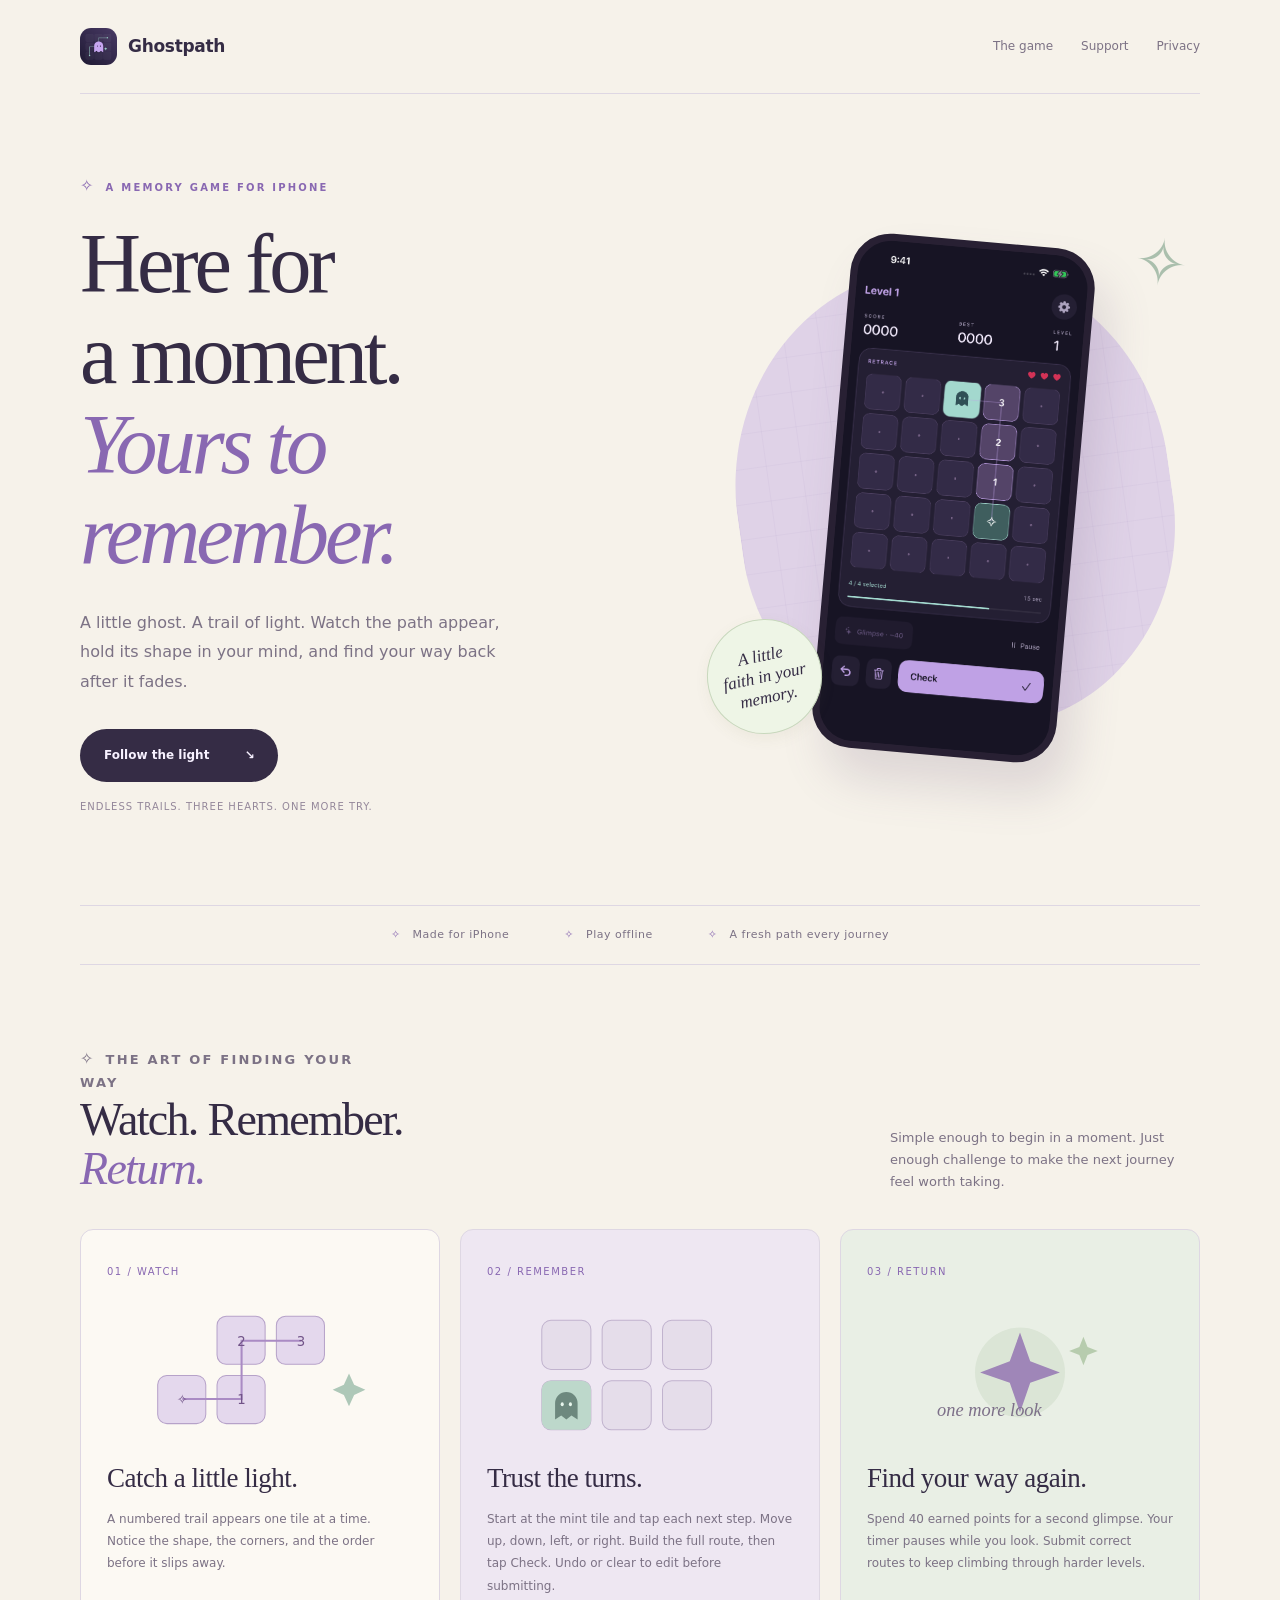
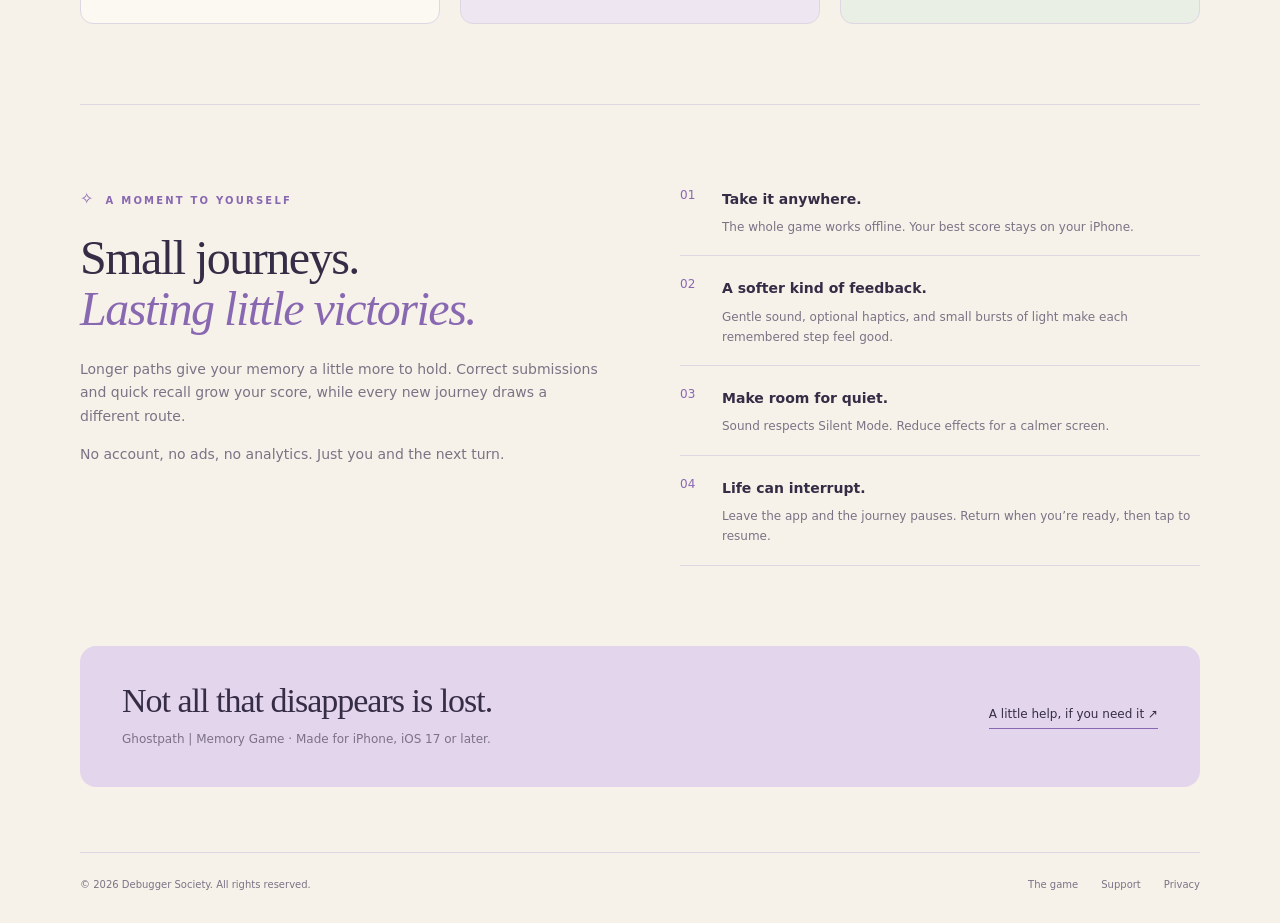
<file: index.html>
<!doctype html><html lang="en"><head><meta charset="utf-8"><meta name="viewport" content="width=device-width,initial-scale=1"><meta name="theme-color" content="#f6f2ea"><title>Ghostpath | Memory Game — A little light to remember</title><meta name="description" content="Watch a path light up, remember the turns, and find your way back. Ghostpath is a thoughtful memory game made for iPhone."><meta property="og:title" content="Ghostpath | Memory Game"><meta property="og:description" content="Endless trails. Three hearts. A little light to remember. Made for iPhone."><meta property="og:type" content="website"><link rel="icon" href="assets/app-icon.png"><link rel="apple-touch-icon" href="assets/app-icon.png"><link rel="stylesheet" href="assets/styles.css"></head><body>
<a class="skip" href="#main">Skip to content</a><header class="header wrap"><a class="brand" href="index.html"><img src="assets/app-icon.png" alt="" width="37" height="37">Ghostpath</a><nav class="nav" aria-label="Main navigation"><a class="how-link" href="#how-to-play">The game</a><a href="support.html">Support</a><a href="privacy.html">Privacy</a></nav></header>
<main id="main" class="wrap"><section class="hero"><div><p class="eyebrow">A memory game for iPhone</p><h1>Here for<br>a moment.<br><em>Yours to<br>remember.</em></h1><p class="lede">A little ghost. A trail of light. Watch the path appear, hold its shape in your mind, and find your way back after it fades.</p><a class="button" href="#how-to-play">Follow the light <span aria-hidden="true">↘</span></a><p class="hero-note">ENDLESS TRAILS. THREE HEARTS. ONE MORE TRY.</p></div><div class="phone-stage"><span class="float-star" aria-hidden="true">✧</span><div class="phone"><img src="assets/gameplay.png" width="1206" height="2622" fetchpriority="high" alt="The native Ghostpath iPhone game with a complete selected route and Check button, plus Undo, Clear, and Glimpse controls."></div><div class="sticker" aria-hidden="true">A little<br>faith in your<br>memory.</div></div></section>
<div class="ribbon"><span>Made for iPhone</span><span>Play offline</span><span>A fresh path every journey</span></div>
<section class="section" id="how-to-play"><div class="section-head"><div><p class="eyebrow">The art of finding your way</p><h2>Watch. Remember.<br><em>Return.</em></h2></div><p>Simple enough to begin in a moment. Just enough challenge to make the next journey feel worth taking.</p></div><div class="cards">
<article class="card"><span class="card-num">01 / WATCH</span><svg viewBox="0 0 250 130" aria-hidden="true"><g fill="#e4d8ed" stroke="#b6a2c9"><rect x="25" y="67" width="47" height="47" rx="9"/><rect x="83" y="67" width="47" height="47" rx="9"/><rect x="83" y="9" width="47" height="47" rx="9"/><rect x="141" y="9" width="47" height="47" rx="9"/></g><path d="M49 90h58V33h58" fill="none" stroke="#aa8bc4" stroke-width="2"/><g fill="#715388" font-family="system-ui" font-size="13" text-anchor="middle"><text x="49" y="95">✧</text><text x="107" y="95">1</text><text x="107" y="38">2</text><text x="165" y="38">3</text></g><path d="m212 65 5 11 11 5-11 5-5 11-5-11-11-5 11-5Z" fill="#aec8b8"/></svg><h3>Catch a little light.</h3><p>A numbered trail appears one tile at a time. Notice the shape, the corners, and the order before it slips away.</p></article>
<article class="card"><span class="card-num">02 / REMEMBER</span><svg viewBox="0 0 250 130" aria-hidden="true"><g fill="#e5ddea" stroke="#c1b3ce"><rect x="29" y="13" width="48" height="48" rx="9"/><rect x="88" y="13" width="48" height="48" rx="9"/><rect x="147" y="13" width="48" height="48" rx="9"/><rect x="29" y="72" width="48" height="48" rx="9"/><rect x="88" y="72" width="48" height="48" rx="9"/><rect x="147" y="72" width="48" height="48" rx="9"/></g><rect x="29" y="72" width="48" height="48" rx="9" fill="#bdd8cb"/><path d="M42 110V94a11 11 0 0 1 22 0v16l-6-4-5 4-5-4-6 4Z" fill="#6d887e"/><g fill="#e8f6ed"><ellipse cx="49" cy="95" rx="1.5" ry="2"/><ellipse cx="57" cy="95" rx="1.5" ry="2"/></g></svg><h3>Trust the turns.</h3><p>Start at the mint tile and tap each next step. Move up, down, left, or right. Build the full route, then tap Check. Undo or clear to edit before submitting.</p></article>
<article class="card"><span class="card-num">03 / RETURN</span><svg viewBox="0 0 250 130" aria-hidden="true"><circle cx="125" cy="64" r="44" fill="#dbe5d6"/><path d="m125 25 10 28 29 11-29 10-10 29-10-29-29-10 29-11Z" fill="#9f86b8"/><path d="m187 29 4 10 10 4-10 4-4 10-4-10-10-4 10-4Z" fill="#b7ccae"/><text x="44" y="107" fill="#7d7089" font-family="Georgia" font-style="italic" font-size="18">one more look</text></svg><h3>Find your way again.</h3><p>Spend 40 earned points for a second glimpse. Your timer pauses while you look. Submit correct routes to keep climbing through harder levels.</p></article>
</div></section>
<section class="section quiet"><div><p class="eyebrow">A moment to yourself</p><h2>Small journeys.<br><em>Lasting little victories.</em></h2><p>Longer paths give your memory a little more to hold. Correct submissions and quick recall grow your score, while every new journey draws a different route.</p><p>No account, no ads, no analytics. Just you and the next turn.</p></div><ul class="features"><li><span>01</span><div><strong>Take it anywhere.</strong><p>The whole game works offline. Your best score stays on your iPhone.</p></div></li><li><span>02</span><div><strong>A softer kind of feedback.</strong><p>Gentle sound, optional haptics, and small bursts of light make each remembered step feel good.</p></div></li><li><span>03</span><div><strong>Make room for quiet.</strong><p>Sound respects Silent Mode. Reduce effects for a calmer screen.</p></div></li><li><span>04</span><div><strong>Life can interrupt.</strong><p>Leave the app and the journey pauses. Return when you’re ready, then tap to resume.</p></div></li></ul></section>
<aside class="closing"><div><h2>Not all that disappears is lost.</h2><p>Ghostpath | Memory Game · Made for iPhone, iOS 17 or later.</p></div><a href="support.html">A little help, if you need it ↗</a></aside></main>
<footer class="footer wrap"><span>© 2026 Debugger Society. All rights reserved.</span><div><a href="index.html" aria-current="page">The game</a><a href="support.html">Support</a><a href="privacy.html">Privacy</a></div></footer></body></html>
</file>
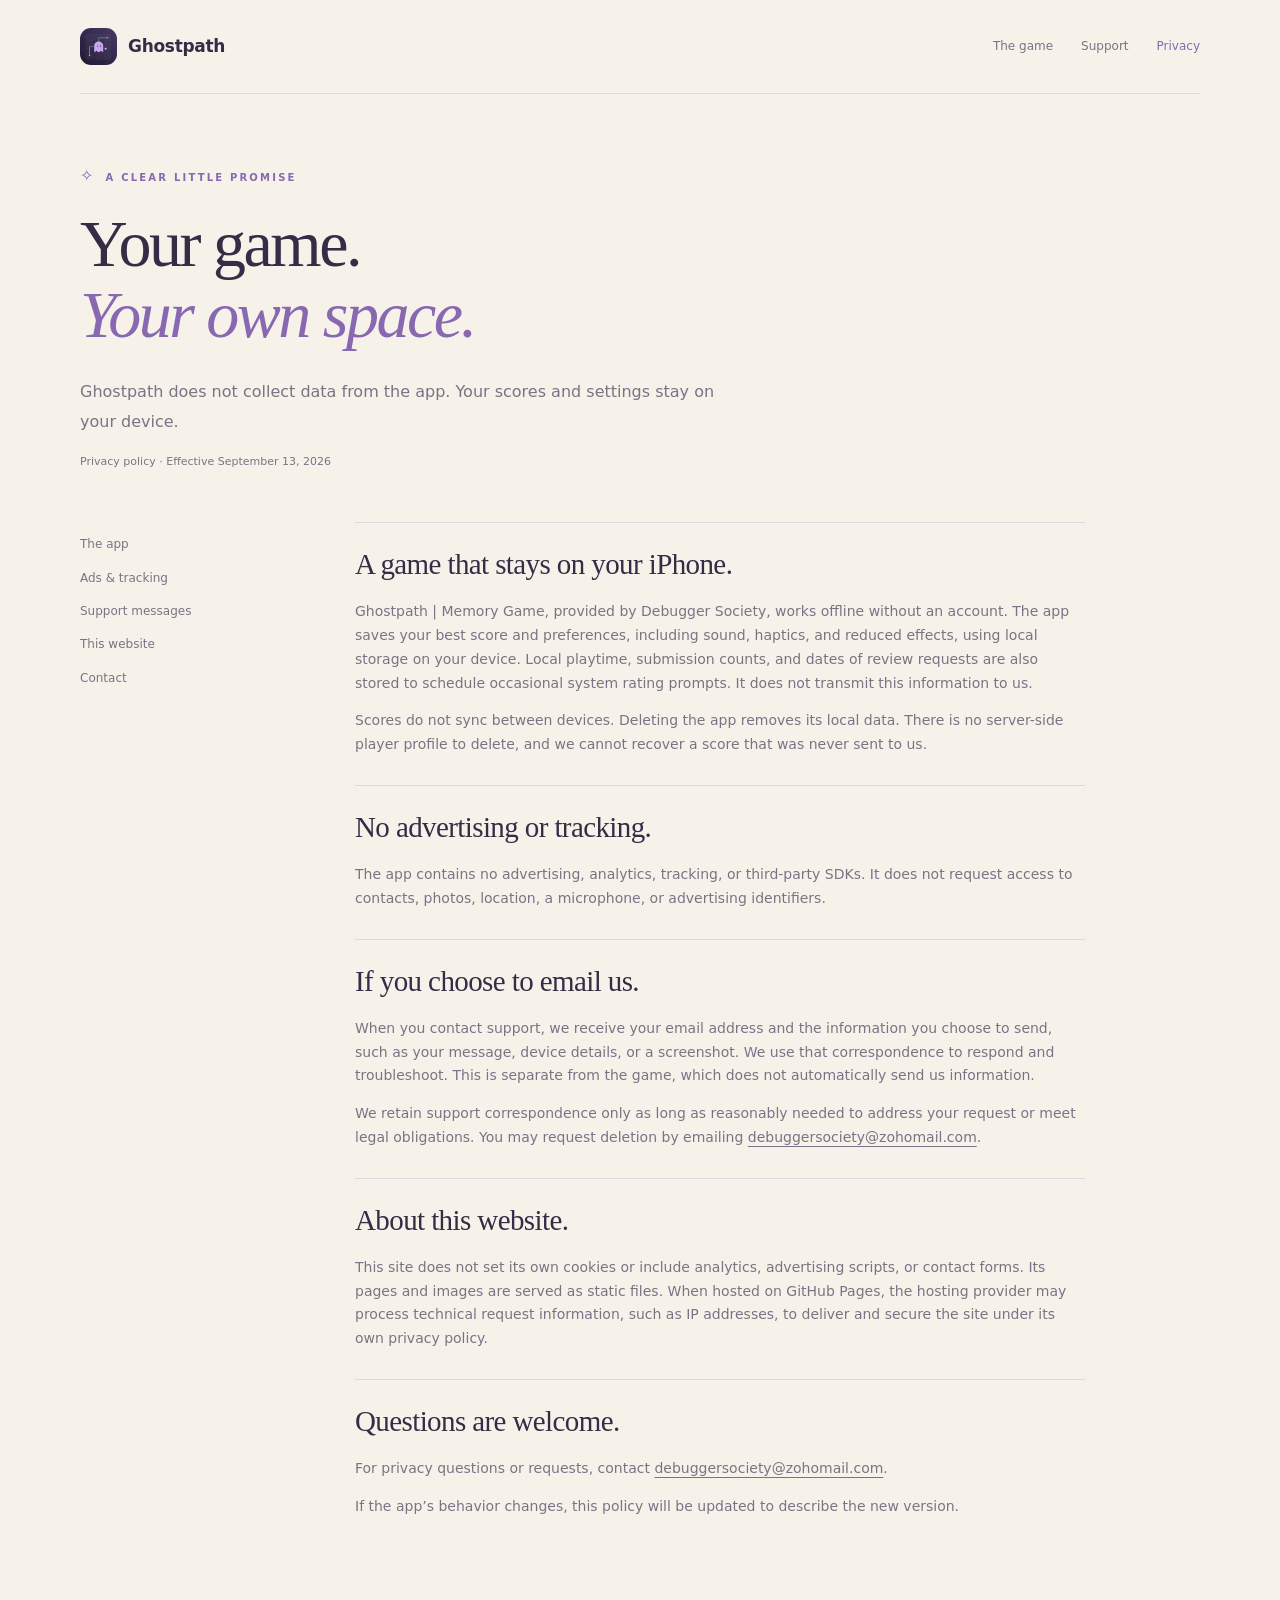
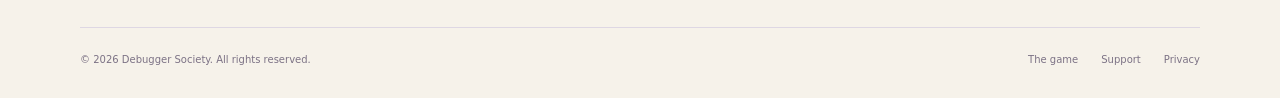
<file: privacy.html>
<!doctype html><html lang="en"><head><meta charset="utf-8"><meta name="viewport" content="width=device-width,initial-scale=1"><meta name="theme-color" content="#f6f2ea"><title>Privacy policy — Ghostpath</title><meta name="description" content="How Ghostpath handles locally saved scores, settings, support emails, and website privacy."><link rel="icon" href="assets/app-icon.png"><link rel="stylesheet" href="assets/styles.css"></head><body><a class="skip" href="#main">Skip to content</a><header class="header wrap"><a class="brand" href="index.html"><img src="assets/app-icon.png" alt="" width="37" height="37">Ghostpath</a><nav class="nav" aria-label="Main navigation"><a class="how-link" href="index.html#how-to-play">The game</a><a href="support.html">Support</a><a href="privacy.html" aria-current="page">Privacy</a></nav></header><main id="main" class="wrap"><div class="doc-head"><p class="eyebrow">A clear little promise</p><h1>Your game.<br><em>Your own space.</em></h1><p class="lede">Ghostpath does not collect data from the app. Your scores and settings stay on your device.</p><p class="date">Privacy policy · Effective September 13, 2026</p></div><div class="doc-layout"><nav class="doc-nav" aria-label="Policy sections"><a href="#app">The app</a><a href="#ads">Ads & tracking</a><a href="#support">Support messages</a><a href="#website">This website</a><a href="#contact">Contact</a></nav><div class="doc-content"><section id="app"><h2>A game that stays on your iPhone.</h2><p>Ghostpath | Memory Game, provided by Debugger Society, works offline without an account. The app saves your best score and preferences, including sound, haptics, and reduced effects, using local storage on your device. Local playtime, submission counts, and dates of review requests are also stored to schedule occasional system rating prompts. It does not transmit this information to us.</p><p>Scores do not sync between devices. Deleting the app removes its local data. There is no server-side player profile to delete, and we cannot recover a score that was never sent to us.</p></section><section id="ads"><h2>No advertising or tracking.</h2><p>The app contains no advertising, analytics, tracking, or third-party SDKs. It does not request access to contacts, photos, location, a microphone, or advertising identifiers.</p></section><section id="support"><h2>If you choose to email us.</h2><p>When you contact support, we receive your email address and the information you choose to send, such as your message, device details, or a screenshot. We use that correspondence to respond and troubleshoot. This is separate from the game, which does not automatically send us information.</p><p>We retain support correspondence only as long as reasonably needed to address your request or meet legal obligations. You may request deletion by emailing <a href="mailto:debuggersociety@zohomail.com">debuggersociety@zohomail.com</a>.</p></section><section id="website"><h2>About this website.</h2><p>This site does not set its own cookies or include analytics, advertising scripts, or contact forms. Its pages and images are served as static files. When hosted on GitHub Pages, the hosting provider may process technical request information, such as IP addresses, to deliver and secure the site under its own privacy policy.</p></section><section id="contact"><h2>Questions are welcome.</h2><p>For privacy questions or requests, contact <a href="mailto:debuggersociety@zohomail.com">debuggersociety@zohomail.com</a>.</p><p>If the app’s behavior changes, this policy will be updated to describe the new version.</p></section></div></div></main><footer class="footer wrap"><span>© 2026 Debugger Society. All rights reserved.</span><div><a href="index.html">The game</a><a href="support.html">Support</a><a href="privacy.html" aria-current="page">Privacy</a></div></footer></body></html>
</file>
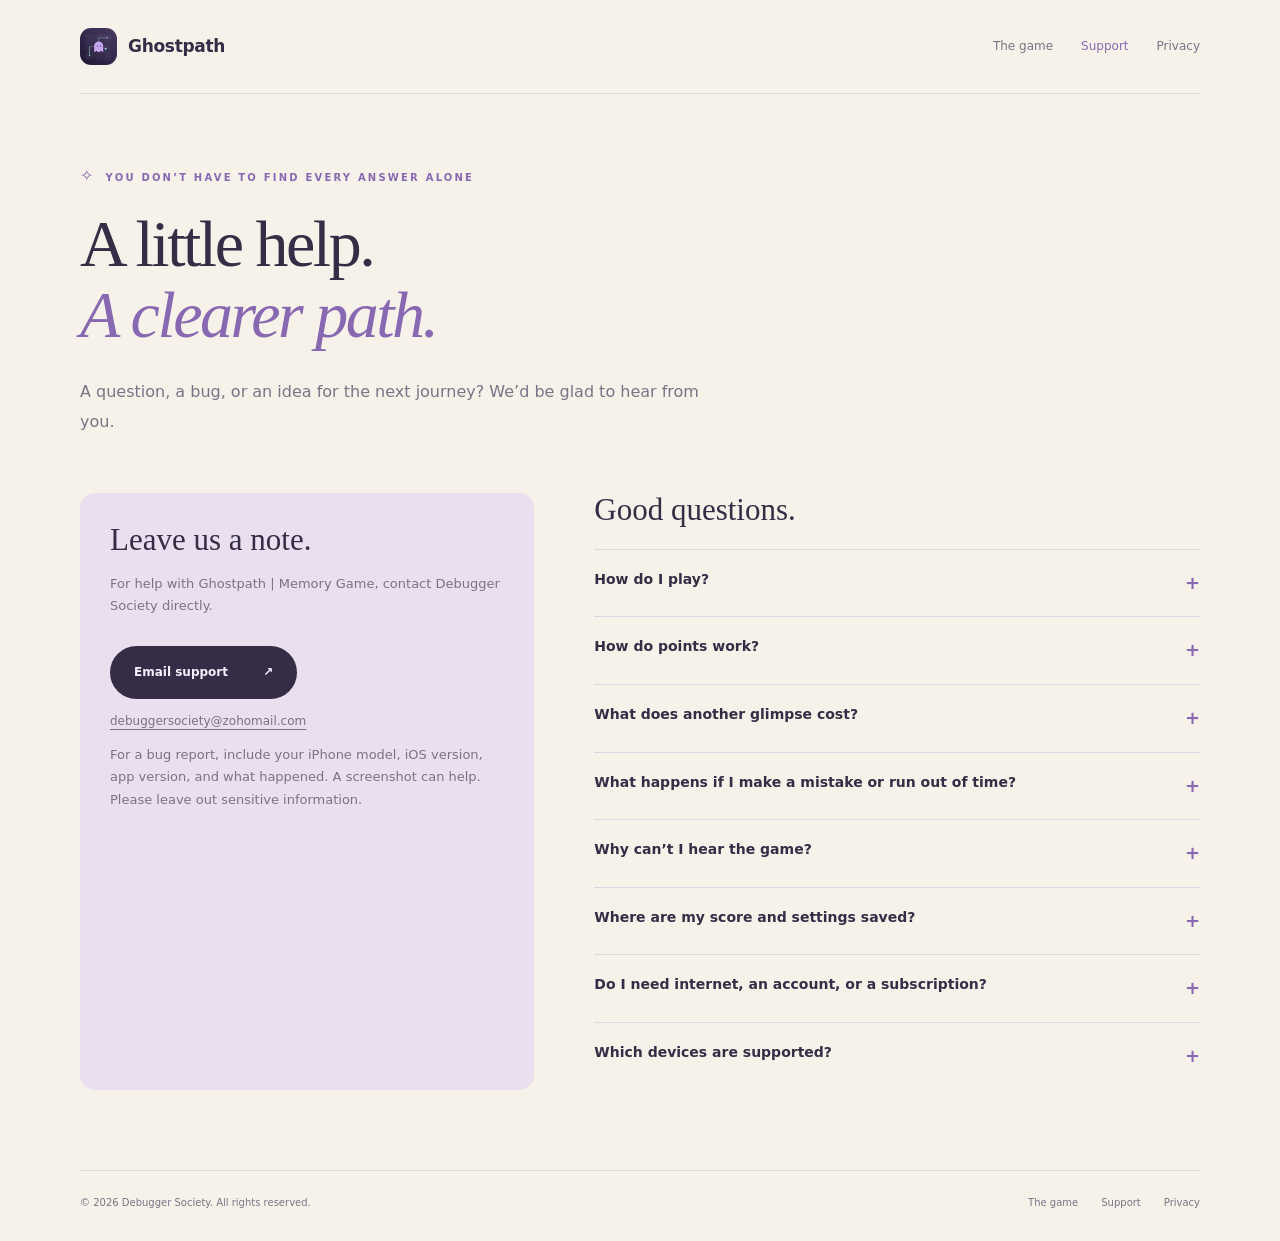
<file: support.html>
<!doctype html><html lang="en"><head><meta charset="utf-8"><meta name="viewport" content="width=device-width,initial-scale=1"><meta name="theme-color" content="#f6f2ea"><title>Support & how to play — Ghostpath</title><meta name="description" content="Get help with Ghostpath for iPhone. Learn the rules, understand scoring and glimpses, and contact Debugger Society."><link rel="icon" href="assets/app-icon.png"><link rel="stylesheet" href="assets/styles.css"></head><body><a class="skip" href="#main">Skip to content</a><header class="header wrap"><a class="brand" href="index.html"><img src="assets/app-icon.png" alt="" width="37" height="37">Ghostpath</a><nav class="nav" aria-label="Main navigation"><a class="how-link" href="index.html#how-to-play">The game</a><a href="support.html" aria-current="page">Support</a><a href="privacy.html">Privacy</a></nav></header><main id="main" class="wrap"><div class="doc-head"><p class="eyebrow">You don’t have to find every answer alone</p><h1>A little help.<br><em>A clearer path.</em></h1><p class="lede">A question, a bug, or an idea for the next journey? We’d be glad to hear from you.</p></div><div class="support-layout"><aside class="contact-card"><h2>Leave us a note.</h2><p>For help with Ghostpath | Memory Game, contact Debugger Society directly.</p><a class="button" href="mailto:debuggersociety@zohomail.com?subject=Ghostpath%20support">Email support <span aria-hidden="true">↗</span></a><p class="email"><a href="mailto:debuggersociety@zohomail.com">debuggersociety@zohomail.com</a></p><p>For a bug report, include your iPhone model, iOS version, app version, and what happened. A screenshot can help. Please leave out sensitive information.</p></aside><section class="faq" aria-labelledby="faq-title"><h2 id="faq-title">Good questions.</h2>
<details><summary>How do I play?</summary><p>Tap Play. Watch the numbered route appear, then retrace it from the mint starting tile. Select the whole route in order, then tap Check. Moves go up, down, left, or right without revisiting a tile. Undo and Clear let you edit before submission. Levels continue until you lose three hearts; paths grow to 21 moves and reveals get faster.</p></details>
<details><summary>How do points work?</summary><p>Only a completely correct submitted route earns points: 10 per move. Finishing a level adds 60 points plus 2 points per whole second remaining. A trail with no mistakes or glimpses earns another 40 points. Consecutive clean trails add 15, 30, then up to 45 points. There is no final level or completion bonus.</p></details>
<details><summary>What does another glimpse cost?</summary><p>A glimpse costs 40 points you have already earned. It reveals the full route for 2.2 seconds while your recall timer pauses. Your unsubmitted answer is preserved afterward. Using a glimpse breaks your clean-trail streak. The button is unavailable when you have fewer than 40 points.</p></details>
<details><summary>What happens if I make a mistake or run out of time?</summary><p>Selecting a tile never tells you whether it is correct and never removes a heart. A wrong complete submission costs one heart. Running out of time also costs a heart. If hearts remain, the correct route appears briefly before a fresh path starts at the same level. Three lost hearts end the journey.</p></details>
<details><summary>Why can’t I hear the game?</summary><p>Check Sound in the app’s settings, your iPhone’s media volume, and Silent Mode. Ghostpath respects Silent Mode and pauses for audio interruptions. Haptics are optional and depend on supported hardware.</p></details>
<details><summary>Where are my score and settings saved?</summary><p>They are stored locally on your iPhone and remain when you close and reopen the app. They do not sync between devices. Deleting the app removes its local data. An unfinished journey starts over if the app is fully closed; simply switching away pauses it.</p></details>
<details><summary>Do I need internet, an account, or a subscription?</summary><p>No. The game works offline, has no sign-in, no ads, and no in-app purchases or subscriptions. Emailing support uses your mail app and an internet connection.</p></details>
<details><summary>Which devices are supported?</summary><p>Ghostpath is made for iPhone and requires iOS 17 or later.</p></details></section></div></main><footer class="footer wrap"><span>© 2026 Debugger Society. All rights reserved.</span><div><a href="index.html">The game</a><a href="support.html" aria-current="page">Support</a><a href="privacy.html">Privacy</a></div></footer></body></html>
</file>
<file: assets/styles.css>
:root{--paper:#f6f2ea;--ink:#352c45;--muted:#7c7285;--purple:#8968b2;--lavender:#ded0ee;--line:#ded7e3;--mint:#c4ded2}*{box-sizing:border-box}html{scroll-behavior:smooth;scroll-padding-top:30px}body{margin:0;color:var(--ink);background:var(--paper);font:16px/1.7 system-ui,-apple-system,BlinkMacSystemFont,"Segoe UI",sans-serif}a{color:inherit;text-decoration:none}a:focus-visible,summary:focus-visible{outline:3px solid var(--purple);outline-offset:5px}button{font:inherit}.wrap{width:min(1120px,calc(100% - 80px));margin:auto}.skip{position:absolute;left:20px;top:-100px;background:var(--ink);color:white;padding:10px;z-index:10}.skip:focus{top:10px}.header{display:flex;align-items:center;justify-content:space-between;padding:28px 0;border-bottom:1px solid var(--line)}.brand{display:flex;align-items:center;gap:11px;font-weight:650;font-size:17px;letter-spacing:-.3px}.brand img{width:37px;height:37px;border-radius:11px}.nav{display:flex;gap:28px;font-size:12px;color:var(--muted)}.nav a:hover,.nav a[aria-current=page]{color:var(--purple)}.hero{display:grid;grid-template-columns:1.15fr 1fr;gap:60px;align-items:center;padding:78px 0 80px}.eyebrow{text-transform:uppercase;letter-spacing:2.2px;font-size:10px;font-weight:600;color:var(--purple);margin:0 0 20px}.eyebrow:before{content:'✧';font-size:16px;margin-right:10px}h1,h2,h3{font-family:Georgia,"Times New Roman",serif;font-weight:normal;line-height:1.07}h1{font-size:clamp(56px,6.6vw,87px);letter-spacing:-4px;margin:0 0 27px}h1 em,h2 em{font-weight:normal;color:var(--purple)}.lede{font-size:16px;color:var(--muted);line-height:1.85;max-width:430px}.button{display:inline-flex;align-items:center;justify-content:space-between;gap:35px;min-height:53px;border-radius:30px;padding:12px 24px;background:var(--ink);color:#f7f1ff;font-size:12px;font-weight:550;margin:16px 0 0;transition:transform .2s,background .2s}.button:hover{transform:translateY(-2px);background:#614f77}.hero-note{font-size:10px;letter-spacing:1px;color:#94879a;margin-top:16px}.phone-stage{position:relative;display:grid;place-items:center;padding:33px 0}.phone-stage:before{content:'';position:absolute;width:88%;height:80%;border-radius:48% 48% 44% 44%;background:#dfd2e7;transform:rotate(-8deg);background-image:linear-gradient(#baa7ce22 1px,transparent 1px),linear-gradient(90deg,#baa7ce22 1px,transparent 1px);background-size:35px 35px}.phone{position:relative;width:245px;padding:7px;background:#282033;border-radius:40px;transform:rotate(5deg);box-shadow:16px 30px 45px #75618130}.phone img{display:block;width:100%;height:auto;border-radius:34px}.sticker{position:absolute;z-index:2;background:#eef5e6;border:1px solid #c8d8bd;border-radius:50%;width:115px;height:115px;display:grid;place-items:center;text-align:center;font:italic 17px/1.25 Georgia,serif;transform:rotate(-12deg);left:0;bottom:55px;box-shadow:0 5px 15px #746e4a12}.float-star{position:absolute;top:24px;right:12px;font-size:64px;line-height:1;color:#aabfad;transform:rotate(9deg)}.ribbon{display:flex;justify-content:center;gap:55px;align-items:center;padding:20px;border-top:1px solid var(--line);border-bottom:1px solid var(--line);font-size:11px;letter-spacing:.5px;color:var(--muted)}.ribbon span:before{content:'✧';margin-right:12px;color:var(--purple)}.section{padding:80px 0}.section-head{display:flex;justify-content:space-between;gap:40px;align-items:end;margin-bottom:36px}.section-head h2{font-size:46px;letter-spacing:-1.7px;margin:0}.section-head p{max-width:310px;font-size:13px;color:var(--muted);margin:0}.cards{display:grid;grid-template-columns:repeat(3,1fr);gap:20px}.card{padding:26px;border:1px solid var(--line);border-radius:13px;background:#fcf9f3}.card:nth-child(2){background:#eee7f2}.card:nth-child(3){background:#e9efe5}.card-num{font-size:10px;letter-spacing:1.5px;color:var(--purple)}.card svg{display:block;width:100%;height:133px;margin:24px 0}.card h3{font-size:27px;letter-spacing:-.5px;margin:0 0 15px}.card p{font-size:12px;line-height:1.85;color:var(--muted);margin:0}.quiet{display:grid;grid-template-columns:1fr 1fr;gap:80px;border-top:1px solid var(--line)}.quiet h2{font-size:48px;letter-spacing:-1.5px;margin:0 0 23px}.quiet>div>p:not(.eyebrow){color:var(--muted);font-size:14px}.features{margin:0;padding:0;list-style:none}.features li{display:grid;grid-template-columns:26px 1fr;gap:16px;padding:18px 0;border-bottom:1px solid var(--line)}.features li:first-child{padding-top:0}.features li>span{color:var(--purple);font-size:12px}.features strong{font-size:14px;font-weight:600}.features p{font-size:12px;color:var(--muted);margin:5px 0 0}.closing{border-radius:16px;background:#e3d6ec;padding:37px 42px;display:flex;align-items:center;justify-content:space-between;gap:30px;margin-bottom:65px}.closing h2{font-size:34px;margin:0 0 10px;letter-spacing:-1px}.closing p{font-size:12px;color:var(--muted);margin:0}.closing a{font-size:12px;border-bottom:1px solid var(--purple);padding-bottom:4px;white-space:nowrap}.footer{border-top:1px solid var(--line);padding:23px 0 30px;display:flex;justify-content:space-between;gap:20px;font-size:10px;color:var(--muted)}.footer div{display:flex;gap:23px}.doc-head{padding:68px 0 40px;max-width:770px}.doc-head h1{font-size:66px;letter-spacing:-2.5px}.doc-head .lede{max-width:640px}.doc-layout{display:grid;grid-template-columns:210px 1fr;gap:65px;margin-bottom:80px}.doc-nav{display:flex;flex-direction:column;align-items:start;gap:13px;padding-top:12px;font-size:12px;color:var(--muted)}.doc-nav a:hover{color:var(--purple)}.doc-content{max-width:730px}.doc-content section{border-top:1px solid var(--line);padding:26px 0 14px}.doc-content h2{font-size:29px;letter-spacing:-.6px;margin:0 0 20px}.doc-content p{font-size:14px;color:var(--muted)}.doc-content a,.contact-card p a{text-decoration:underline;text-underline-offset:4px;overflow-wrap:anywhere}.date{font-size:11px;color:var(--muted)}.support-layout{display:grid;grid-template-columns:.9fr 1.2fr;gap:60px;padding-bottom:80px}.contact-card{background:#e9dfef;border-radius:15px;padding:30px}.contact-card h2{font-size:31px;margin:0 0 17px}.contact-card p{font-size:13px;color:var(--muted)}.contact-card .email{font-size:12px;overflow-wrap:anywhere}.faq h2{font-size:31px;margin:0 0 23px}.faq details{border-top:1px solid var(--line);padding:18px 0}.faq summary{font-size:14px;font-weight:550;cursor:pointer;list-style:none;display:flex;justify-content:space-between;gap:15px}.faq summary:after{content:'+';color:var(--purple);font-size:18px}.faq details[open] summary:after{content:'−'}.faq details p{font-size:13px;color:var(--muted);line-height:1.8;margin:14px 0 0}@media(max-width:900px){.wrap{width:calc(100% - 48px)}.hero{gap:30px}.phone{width:218px}.sticker{width:95px;height:95px;font-size:15px;left:-5px}.quiet{gap:45px}.doc-layout{gap:35px;grid-template-columns:160px 1fr}.cards{gap:12px}.card{padding:20px}.card h3{font-size:24px}}@media(max-width:640px){.wrap{width:calc(100% - 36px)}.header{padding:20px 0}.brand{font-size:15px}.brand img{width:32px;height:32px}.nav{gap:17px;font-size:11px}.nav .how-link{display:none}.hero{display:flex;flex-direction:column;align-items:stretch;gap:25px;padding:46px 0 42px}h1{font-size:62px;letter-spacing:-3px}.lede{font-size:14px;max-width:340px}.eyebrow{font-size:9px}.phone-stage{width:100%;max-width:350px;margin:auto;padding:25px 0}.phone{width:210px}.sticker{left:5px;bottom:35px}.float-star{right:16px;top:0;font-size:55px}.ribbon{gap:18px;padding:16px 2px;font-size:9px;flex-wrap:wrap}.ribbon span:before{margin-right:6px}.section{padding:48px 0}.section-head{display:block;margin-bottom:25px}.section-head h2,.quiet h2{font-size:38px}.section-head p{margin-top:20px}.cards{grid-template-columns:1fr;gap:15px}.card{padding:25px}.card svg{height:115px;margin:20px 0}.card h3{font-size:29px}.card p{font-size:13px}.quiet{display:block}.features{margin-top:30px}.closing{padding:27px;display:block;margin-bottom:38px}.closing h2{font-size:30px}.closing a{display:inline-block;margin-top:20px}.footer{display:block;font-size:9px}.footer div{margin-top:12px;gap:25px}.doc-head{padding:44px 0 25px}.doc-head h1{font-size:47px;letter-spacing:-1.7px}.doc-layout{display:block;margin-bottom:40px}.doc-nav{flex-direction:row;flex-wrap:wrap;gap:10px 20px;margin-bottom:27px}.doc-content p{font-size:13px}.support-layout{display:block;padding-bottom:40px}.contact-card{padding:25px;margin-bottom:35px}}@media(prefers-reduced-motion:reduce){html{scroll-behavior:auto}*{transition:none!important}}
</file>
